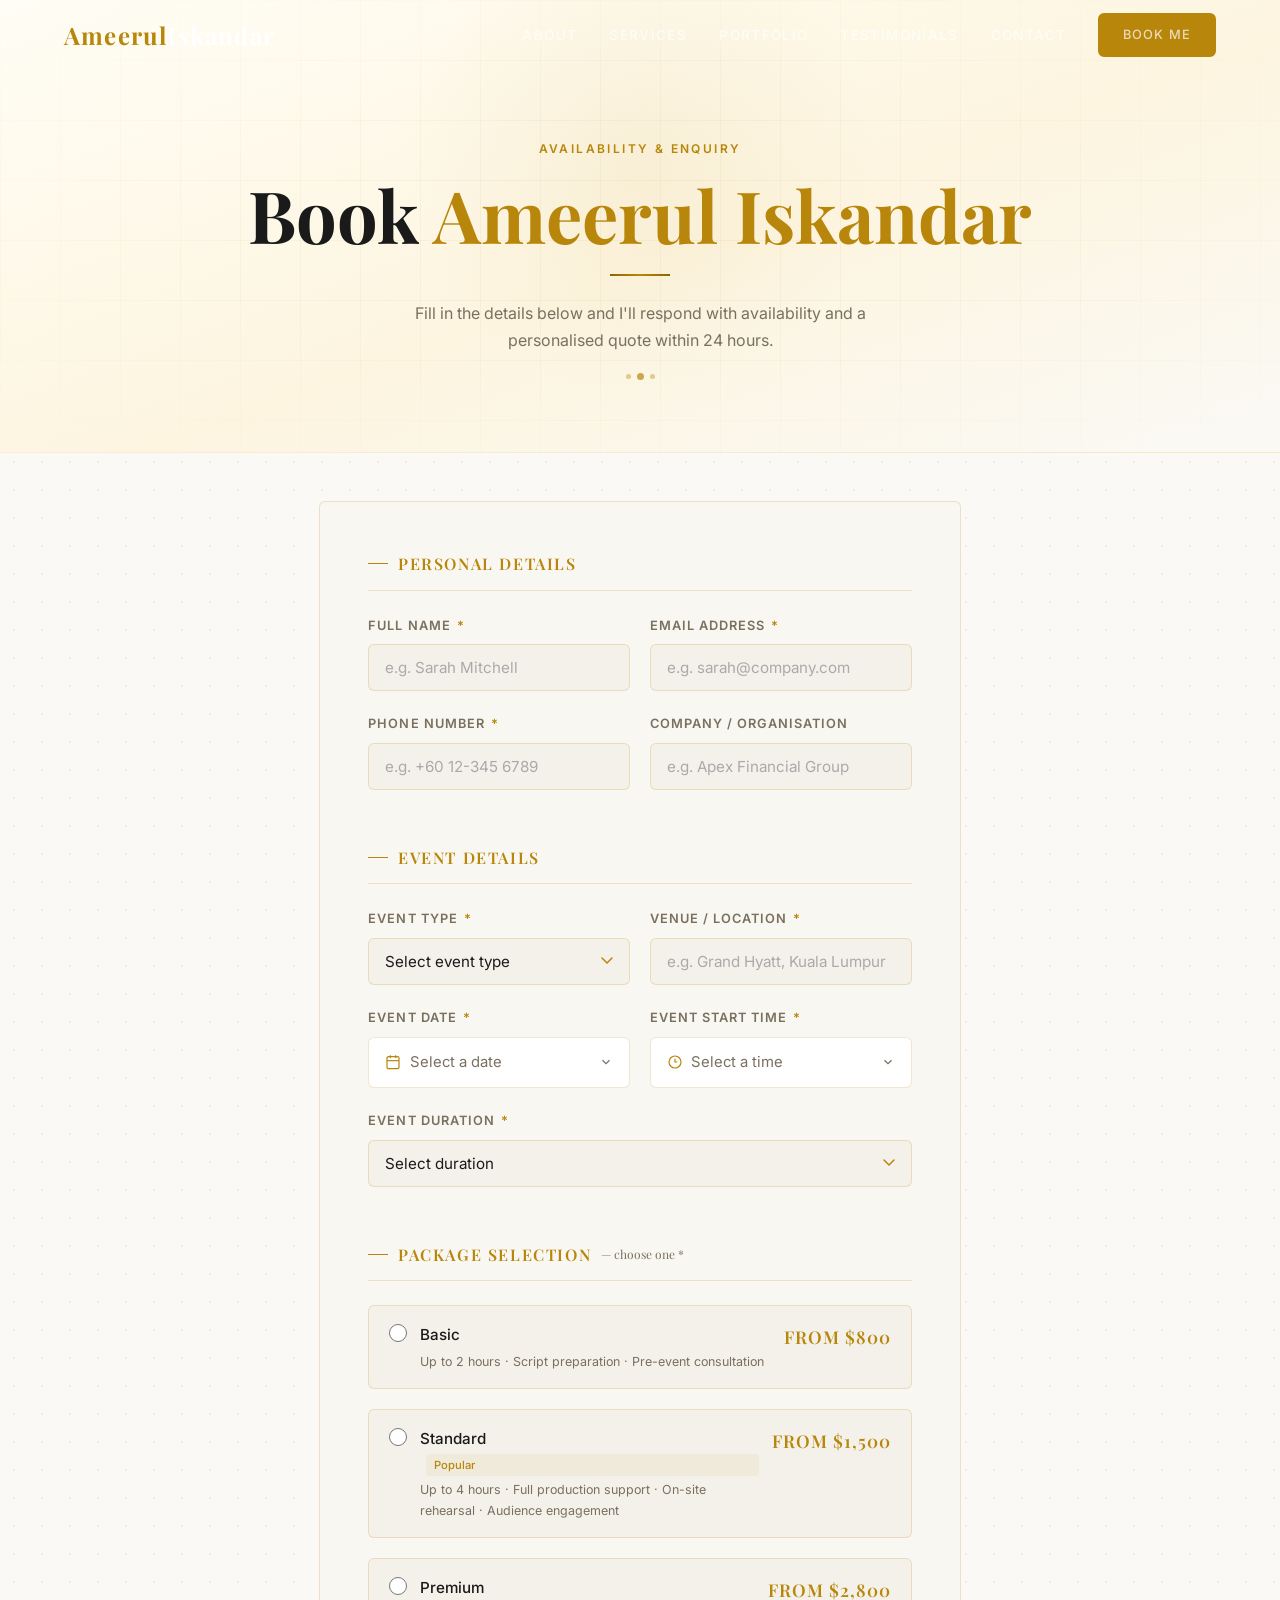
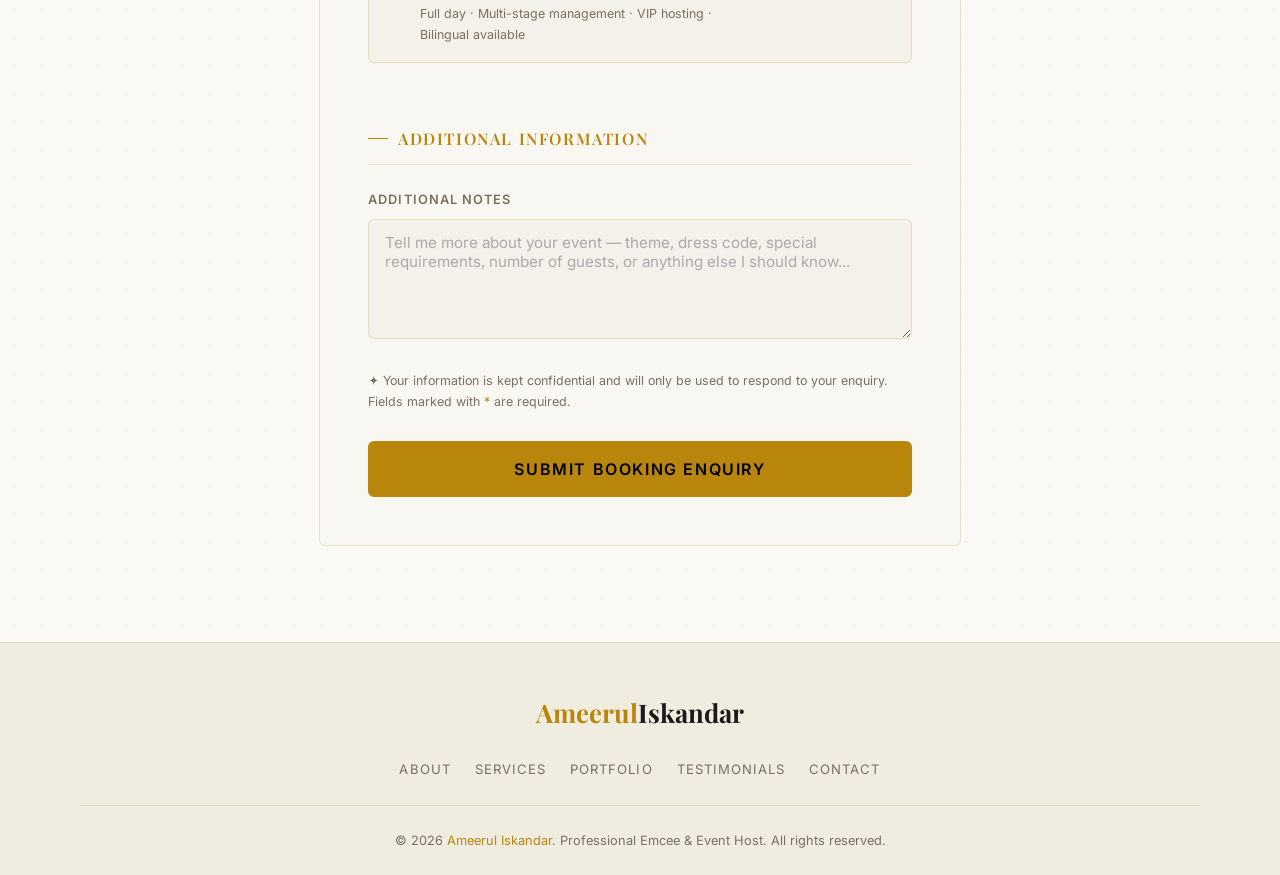
<file: booking.html>
<!DOCTYPE html>
<html lang="en">
<head>
  <meta charset="UTF-8" />
  <meta name="viewport" content="width=device-width, initial-scale=1.0" />
  <meta name="description" content="Book Ameerul Iskandar as your professional emcee. Submit your enquiry and receive a personalised quote within 24 hours." />
  <title>Book Ameerul Iskandar | Professional Emcee</title>
  <link rel="stylesheet" href="assets/css/style.css" />
</head>
<body class="booking-page-bg">

  <!-- ================================================
       NAVIGATION
       ================================================ -->
  <nav class="navbar scrolled" id="navbar">
    <a href="index.html" class="nav-logo">Ameerul<span>Iskandar</span></a>
    <button class="nav-toggle" id="navToggle" aria-label="Toggle menu">
      <span></span><span></span><span></span>
    </button>
    <ul class="nav-links" id="navLinks">
      <li><a href="index.html#about">About</a></li>
      <li><a href="index.html#services">Services</a></li>
      <li><a href="index.html#portfolio">Portfolio</a></li>
      <li><a href="index.html#testimonials">Testimonials</a></li>
      <li><a href="index.html#contact">Contact</a></li>
      <li><a href="booking.html" class="btn btn-gold">Book Me</a></li>
    </ul>
  </nav>

  <!-- ================================================
       BOOKING HERO
       ================================================ -->
  <div class="booking-hero">
    <div class="container">
      <span class="section-label">Availability &amp; Enquiry</span>
      <h1>Book <span class="gold-text">Ameerul Iskandar</span></h1>
      <div class="gold-divider"></div>
      <p>Fill in the details below and I'll respond with availability and a personalised quote within 24 hours.</p>
      <div class="booking-hero-dots">
        <span></span><span></span><span></span>
      </div>
    </div>
  </div>

  <!-- ================================================
       BOOKING FORM
       ================================================ -->
  <div class="booking-form-wrap">
    <div class="container">

      <!-- SUCCESS MESSAGE (hidden by default) -->
      <div class="success-message" id="successMessage">
        <div class="success-icon">✓</div>
        <h2>Enquiry <span class="gold-text">Received!</span></h2>
        <p>
          Thank you for reaching out. I'll review your event details and get back to you
          within <strong style="color:var(--gold);">24 hours</strong> with availability and a personalised quote.
        </p>
        <a href="index.html" class="btn btn-gold">Back to Home</a>
      </div>

      <!-- FORM CARD -->
      <div class="form-card" id="formCard">
        <form id="bookingForm" novalidate>

          <!-- Section 1: Personal Details -->
          <div class="form-section-title">Personal Details</div>

          <div class="form-row">
            <div class="form-group">
              <label for="fullName">Full Name <span class="req">*</span></label>
              <input type="text" id="fullName" name="fullName" placeholder="e.g. Sarah Mitchell" autocomplete="name" />
              <div class="field-error" id="fullNameError">Please enter your full name.</div>
            </div>
            <div class="form-group">
              <label for="email">Email Address <span class="req">*</span></label>
              <input type="email" id="email" name="email" placeholder="e.g. sarah@company.com" autocomplete="email" />
              <div class="field-error" id="emailError">Please enter a valid email address.</div>
            </div>
          </div>

          <div class="form-row">
            <div class="form-group">
              <label for="phone">Phone Number <span class="req">*</span></label>
              <input type="tel" id="phone" name="phone" placeholder="e.g. +60 12-345 6789" autocomplete="tel" />
              <div class="field-error" id="phoneError">Please enter your phone number.</div>
            </div>
            <div class="form-group">
              <label for="company">Company / Organisation</label>
              <input type="text" id="company" name="company" placeholder="e.g. Apex Financial Group" autocomplete="organization" />
            </div>
          </div>

          <div class="form-spacer"></div>

          <!-- Section 2: Event Details -->
          <div class="form-section-title">Event Details</div>

          <div class="form-row">
            <div class="form-group">
              <label for="eventType">Event Type <span class="req">*</span></label>
              <select id="eventType" name="eventType">
                <option value="" disabled selected>Select event type</option>
                <option value="corporate">Corporate Event</option>
                <option value="wedding">Wedding</option>
                <option value="gala">Gala Dinner</option>
                <option value="launch">Product Launch</option>
                <option value="conference">Conference / Summit</option>
                <option value="awards">Awards Ceremony</option>
                <option value="other">Other</option>
              </select>
              <div class="field-error" id="eventTypeError">Please select an event type.</div>
            </div>
            <div class="form-group">
              <label for="venue">Venue / Location <span class="req">*</span></label>
              <input type="text" id="venue" name="venue" placeholder="e.g. Grand Hyatt, Kuala Lumpur" />
              <div class="field-error" id="venueError">Please enter the event venue.</div>
            </div>
          </div>

          <div class="form-row">
            <!-- Custom Date Picker -->
            <div class="form-group">
              <label>Event Date <span class="req">*</span></label>
              <div class="custom-datepicker" id="datepickerWrap">
                <div class="picker-input" id="dateDisplay" tabindex="0" role="button" aria-haspopup="true" aria-expanded="false">
                  <svg class="picker-icon" viewBox="0 0 24 24" fill="none" stroke="currentColor" stroke-width="1.8" width="16" height="16"><rect x="3" y="4" width="18" height="18" rx="2"/><line x1="16" y1="2" x2="16" y2="6"/><line x1="8" y1="2" x2="8" y2="6"/><line x1="3" y1="10" x2="21" y2="10"/></svg>
                  <span id="dateDisplayText">Select a date</span>
                  <svg class="picker-chevron" viewBox="0 0 24 24" fill="none" stroke="currentColor" stroke-width="2" width="14" height="14"><polyline points="6 9 12 15 18 9"/></svg>
                </div>
                <div class="picker-dropdown" id="calendarDropdown" role="dialog" aria-label="Date picker">
                  <div class="cal-header">
                    <button type="button" class="cal-nav" id="calPrev" aria-label="Previous month">&#8249;</button>
                    <div class="cal-month-year">
                      <span id="calMonthLabel"></span>
                      <span id="calYearLabel"></span>
                    </div>
                    <button type="button" class="cal-nav" id="calNext" aria-label="Next month">&#8250;</button>
                  </div>
                  <div class="cal-weekdays">
                    <span>Su</span><span>Mo</span><span>Tu</span><span>We</span><span>Th</span><span>Fr</span><span>Sa</span>
                  </div>
                  <div class="cal-days" id="calDays"></div>
                  <div class="cal-legend">
                    <span class="legend-dot legend-dot-booked"></span><span>Unavailable</span>
                    <span class="legend-dot legend-dot-today"></span><span>Today</span>
                  </div>
                </div>
              </div>
              <input type="hidden" id="eventDate" name="eventDate" />
              <div class="field-error" id="eventDateError">Please select the event date.</div>
            </div>

            <!-- Custom Time Picker -->
            <div class="form-group">
              <label>Event Start Time <span class="req">*</span></label>
              <div class="custom-timepicker" id="timepickerWrap">
                <div class="picker-input" id="timeDisplay" tabindex="0" role="button" aria-haspopup="true" aria-expanded="false">
                  <svg class="picker-icon" viewBox="0 0 24 24" fill="none" stroke="currentColor" stroke-width="1.8" width="16" height="16"><circle cx="12" cy="12" r="9"/><polyline points="12 7 12 12 15.5 12"/></svg>
                  <span id="timeDisplayText">Select a time</span>
                  <svg class="picker-chevron" viewBox="0 0 24 24" fill="none" stroke="currentColor" stroke-width="2" width="14" height="14"><polyline points="6 9 12 15 18 9"/></svg>
                </div>
                <div class="picker-dropdown" id="timeDropdown" role="dialog" aria-label="Time picker">
                  <div class="time-picker-inner">
                    <div class="time-col-wrap">
                      <div class="time-col-label">Hour</div>
                      <div class="time-col" id="hourCol"></div>
                    </div>
                    <div class="time-separator">:</div>
                    <div class="time-col-wrap">
                      <div class="time-col-label">Min</div>
                      <div class="time-col" id="minCol"></div>
                    </div>
                    <div class="time-col-wrap">
                      <div class="time-col-label">AM/PM</div>
                      <div class="time-col" id="ampmCol">
                        <div class="time-item" data-val="AM">AM</div>
                        <div class="time-item" data-val="PM">PM</div>
                      </div>
                    </div>
                  </div>
                  <button type="button" class="time-confirm-btn" id="timeConfirm">Confirm Time</button>
                </div>
              </div>
              <input type="hidden" id="eventTime" name="eventTime" />
              <div class="field-error" id="eventTimeError">Please select the event start time.</div>
            </div>
          </div>

          <div class="form-group">
            <label for="duration">Event Duration <span class="req">*</span></label>
            <select id="duration" name="duration">
              <option value="" disabled selected>Select duration</option>
              <option value="2hrs">2 Hours</option>
              <option value="4hrs">4 Hours</option>
              <option value="fullday">Full Day (8+ Hours)</option>
            </select>
            <div class="field-error" id="durationError">Please select the event duration.</div>
          </div>

          <div class="form-spacer"></div>

          <!-- Section 3: Package Selection -->
          <div class="form-section-title">Package Selection <span style="color:var(--text-muted); font-size:0.75rem; font-weight:400; text-transform:none; letter-spacing:0;">— choose one <span class="req">*</span></span></div>

          <div class="form-group">
            <div class="radio-group" id="packageGroup">

              <label class="radio-option" id="radio-basic">
                <input type="radio" name="package" value="basic" />
                <div>
                  <div class="radio-label">
                    Basic
                    <small>Up to 2 hours · Script preparation · Pre-event consultation</small>
                  </div>
                </div>
                <div class="radio-price">from $800</div>
              </label>

              <label class="radio-option" id="radio-standard">
                <input type="radio" name="package" value="standard" />
                <div>
                  <div class="radio-label">
                    Standard <span style="font-size:0.7rem; color:var(--gold); background:rgba(201,168,76,0.1); padding:0.1rem 0.5rem; border-radius:4px; margin-left:6px;">Popular</span>
                    <small>Up to 4 hours · Full production support · On-site rehearsal · Audience engagement</small>
                  </div>
                </div>
                <div class="radio-price">from $1,500</div>
              </label>

              <label class="radio-option" id="radio-premium">
                <input type="radio" name="package" value="premium" />
                <div>
                  <div class="radio-label">
                    Premium
                    <small>Full day · Multi-stage management · VIP hosting · Bilingual available</small>
                  </div>
                </div>
                <div class="radio-price">from $2,800</div>
              </label>

            </div>
            <div class="field-error" id="packageError">Please select a package.</div>
          </div>

          <div class="form-spacer"></div>

          <!-- Section 4: Additional Info -->
          <div class="form-section-title">Additional Information</div>

          <div class="form-group">
            <label for="notes">Additional Notes</label>
            <textarea id="notes" name="notes" placeholder="Tell me more about your event — theme, dress code, special requirements, number of guests, or anything else I should know..."></textarea>
          </div>

          <!-- Privacy note -->
          <p style="font-size:0.78rem; color:var(--text-muted); margin-bottom:1.8rem; line-height:1.7;">
            ✦ Your information is kept confidential and will only be used to respond to your enquiry.
            Fields marked with <span style="color:var(--gold);">*</span> are required.
          </p>

          <button type="submit" class="btn btn-gold submit-btn" id="submitBtn">
            Submit Booking Enquiry
          </button>

        </form>
      </div><!-- /.form-card -->

    </div>
  </div>

  <!-- ================================================
       FOOTER
       ================================================ -->
  <footer class="footer">
    <div class="container">
      <div class="footer-inner">
        <div class="footer-logo">Ameerul<span>Iskandar</span></div>
        <nav class="footer-nav">
          <a href="index.html#about">About</a>
          <a href="index.html#services">Services</a>
          <a href="index.html#portfolio">Portfolio</a>
          <a href="index.html#testimonials">Testimonials</a>
          <a href="index.html#contact">Contact</a>
        </nav>
        <div class="footer-divider"></div>
        <p class="footer-copy">
          &copy; 2026 <a href="index.html">Ameerul Iskandar</a>. Professional Emcee &amp; Event Host. All rights reserved.
        </p>
      </div>
    </div>
  </footer>

  <script src="assets/js/main.js"></script>
  <script src="assets/js/pickers.js"></script>
</body>
</html>
</file>
<file: assets/css/style.css>
/* =============================================
   EMCEE WEBSITE - MAIN STYLESHEET
   Color Scheme: White + Gold
   ============================================= */

@import url('https://fonts.googleapis.com/css2?family=Playfair+Display:wght@400;500;600;700&family=Inter:wght@300;400;500;600&display=swap');

/* ---- CSS Variables ---- */
:root {
  --bg-dark:       #ffffff;
  --bg-card:       #f9f7f2;
  --bg-section:    #f4f1ea;
  --gold:          #b8860b;
  --gold-light:    #d4a017;
  --gold-dark:     #8b6508;
  --white:         #1a1a1a;
  --text-light:    #333333;
  --text-muted:    #7a7060;
  --border:        rgba(184,134,11,0.2);
  --shadow-gold:   0 0 30px rgba(184,134,11,0.12);
  --font-display:  'Playfair Display', Georgia, serif;
  --font-body:     'Inter', system-ui, sans-serif;
  --nav-height:    70px;
  --radius:        6px;
  --transition:    0.35s ease;
}

/* ---- Reset & Base ---- */
*, *::before, *::after { box-sizing: border-box; margin: 0; padding: 0; }

html { scroll-behavior: smooth; font-size: 16px; }

body {
  background: var(--bg-dark);
  color: var(--text-light);
  font-family: var(--font-body);
  font-weight: 400;
  line-height: 1.7;
  overflow-x: hidden;
}

img { display: block; max-width: 100%; height: auto; }
a  { color: var(--gold); text-decoration: none; transition: color var(--transition); }
a:hover { color: var(--gold-light); }

ul { list-style: none; }

/* ---- Typography ---- */
h1, h2, h3, h4 {
  font-family: var(--font-display);
  color: var(--white);
  line-height: 1.2;
}
h1 { font-size: clamp(2.4rem, 6vw, 4.5rem); font-weight: 700; }
h2 { font-size: clamp(1.8rem, 4vw, 2.8rem); font-weight: 600; }
h3 { font-size: clamp(1.2rem, 2.5vw, 1.6rem); font-weight: 500; }
h4 { font-size: 1.1rem; font-weight: 500; }

p { font-size: 1rem; color: var(--text-light); }

.gold-text { color: var(--gold); }
.section-label {
  display: inline-block;
  font-family: var(--font-body);
  font-size: 0.75rem;
  font-weight: 600;
  letter-spacing: 0.2em;
  text-transform: uppercase;
  color: var(--gold);
  margin-bottom: 0.75rem;
}
.section-title { margin-bottom: 1rem; }
.section-subtitle {
  font-size: 1.05rem;
  color: var(--text-muted);
  max-width: 560px;
  margin: 0 auto 3rem;
}

/* ---- Gold Divider ---- */
.gold-divider {
  width: 60px;
  height: 2px;
  background: linear-gradient(90deg, var(--gold-dark), var(--gold), var(--gold-dark));
  margin: 1rem auto 1.5rem;
}

/* ---- Layout ---- */
.container {
  width: 90%;
  max-width: 1200px;
  margin: 0 auto;
  padding: 0 1rem;
}
.section { padding: 6rem 0; }
.section.alt-bg { background: var(--bg-section); }
.text-center { text-align: center; }

/* ---- Buttons ---- */
.btn {
  display: inline-block;
  padding: 0.85rem 2.2rem;
  font-family: var(--font-body);
  font-size: 0.9rem;
  font-weight: 600;
  letter-spacing: 0.1em;
  text-transform: uppercase;
  border-radius: var(--radius);
  cursor: pointer;
  transition: all var(--transition);
  border: 2px solid transparent;
}
.btn-gold {
  background: var(--gold);
  color: #000;
  border-color: var(--gold);
}
.btn-gold:hover {
  background: var(--gold-light);
  border-color: var(--gold-light);
  color: #000;
  transform: translateY(-2px);
  box-shadow: 0 8px 24px rgba(201,168,76,0.3);
}
.btn-outline {
  background: transparent;
  color: var(--gold);
  border-color: var(--gold);
}
.btn-outline:hover {
  background: var(--gold);
  color: #000;
  transform: translateY(-2px);
  box-shadow: 0 8px 24px rgba(201,168,76,0.25);
}

/* ================================================
   NAVIGATION
   ================================================ */
.navbar {
  position: fixed;
  top: 0; left: 0; right: 0;
  z-index: 1000;
  height: var(--nav-height);
  display: flex;
  align-items: center;
  padding: 0 5%;
  transition: background var(--transition), box-shadow var(--transition);
}
.navbar.scrolled {
  background: rgba(9,6,5,0.95);
  box-shadow: 0 2px 20px rgba(0,0,0,0.4);
  backdrop-filter: blur(10px);
}
.nav-logo {
  font-family: var(--font-display);
  font-size: 1.5rem;
  font-weight: 700;
  color: var(--gold);
  letter-spacing: 0.05em;
  flex-shrink: 0;
}
.nav-logo span { color: #ffffff; }
.nav-links {
  display: flex;
  align-items: center;
  gap: 2rem;
  margin-left: auto;
}
.nav-links a {
  font-size: 0.85rem;
  font-weight: 500;
  letter-spacing: 0.1em;
  text-transform: uppercase;
  color: rgba(255,255,255,0.7);
}
.nav-links a:hover { color: #fff; }
.nav-links a:hover { color: var(--gold); }
.nav-links .btn { padding: 0.55rem 1.4rem; font-size: 0.8rem; }

/* Hamburger */
.nav-toggle {
  display: none;
  flex-direction: column;
  gap: 5px;
  cursor: pointer;
  margin-left: auto;
  background: none;
  border: none;
  padding: 4px;
}
.nav-toggle span {
  display: block;
  width: 24px;
  height: 2px;
  background: var(--gold);
  transition: all var(--transition);
}
.nav-toggle.open span:nth-child(1) { transform: translateY(7px) rotate(45deg); }
.nav-toggle.open span:nth-child(2) { opacity: 0; }
.nav-toggle.open span:nth-child(3) { transform: translateY(-7px) rotate(-45deg); }

/* ================================================
   HERO SECTION  — dark background, matches reference
   ================================================ */
.hero {
  position: relative;
  min-height: 100vh;
  display: flex;
  align-items: center;
  overflow: hidden;
  background: url('../Emcee addressing guests at wedding reception.png') center/cover no-repeat;
  background-color: hsl(15,10%,6%);
}

/* Dark overlay over background photo */
.hero::before {
  content: '';
  position: absolute;
  inset: 0;
  background: rgba(9,6,5,0.72);
  z-index: 1;
}

/* Decorative lines */
.hero-deco-line {
  position: absolute;
  height: 1px;
  pointer-events: none;
  z-index: 1;
}
.hero-deco-line-1 {
  top: 25%; left: 0; width: 8rem;
  background: linear-gradient(to right, rgba(234,179,8,0.5), transparent);
}
.hero-deco-line-2 {
  bottom: 33%; right: 0; width: 12rem;
  background: linear-gradient(to left, rgba(234,179,8,0.3), transparent);
}

/* Full layout wrapper — uses CSS grid to pin image to right edge */
.hero-inner {
  position: relative;
  z-index: 2;
  width: 100%;
  padding: 5rem 1.5rem 3rem;
}

.hero-grid {
  display: flex;
  flex-direction: column-reverse;
  gap: 2.5rem;
  align-items: center;
}

/* ---- Left: Text ---- */
.hero-text {
  display: flex;
  flex-direction: column;
  gap: 2rem;
  opacity: 0;
  animation: heroFadeUp 0.8s ease-out forwards;
}
@keyframes heroFadeUp {
  from { opacity: 0; transform: translateY(30px); }
  to   { opacity: 1; transform: translateY(0); }
}

.hero-eyebrow {
  display: flex;
  align-items: center;
  gap: 1rem;
}
.hero-eyebrow-line {
  width: 3rem;
  height: 1px;
  background: var(--gold);
  flex-shrink: 0;
}
.hero-eyebrow span {
  font-size: 0.75rem;
  font-weight: 400;
  letter-spacing: 0.3em;
  text-transform: uppercase;
  color: hsl(45,10%,60%);  /* reference --muted-foreground */
}

/* Heading — white/cream on dark, matches reference exactly */
.hero-heading {
  font-family: var(--font-display);
  font-size: 2.5rem;
  font-weight: 500;
  line-height: 0.95;
  letter-spacing: -0.02em;
  color: hsl(45,30%,94%);  /* reference --foreground */
}
.hero-heading-line { display: block; }
.hero-heading-line:last-child { margin-top: 0.5rem; white-space: nowrap; }
.hero-muted { color: hsl(45,10%,60%); }  /* "unforgettable" = muted */

/* Rotating word (gold) */
.rotating-wrap {
  position: relative;
  display: inline-flex;
  height: 1em;
  overflow: hidden;
  vertical-align: baseline;
}
.rot-text {
  position: absolute;
  left: 0; top: 0;
  color: var(--gold);
  line-height: 1;
}
.rot-spacer { visibility: hidden; line-height: 1; }
.rot-1 { animation: rotCycle1 9s ease-in-out infinite; }
.rot-2 { animation: rotCycle2 9s ease-in-out infinite; }
.rot-3 { animation: rotCycle3 9s ease-in-out infinite; }
@keyframes rotCycle1 {
  0%,30%   { opacity:1; transform:translateY(0); }
  33%,100% { opacity:0; transform:translateY(-120%); }
}
@keyframes rotCycle2 {
  0%,30%   { opacity:0; transform:translateY(120%); }
  33%,63%  { opacity:1; transform:translateY(0); }
  67%,100% { opacity:0; transform:translateY(-120%); }
}
@keyframes rotCycle3 {
  0%,63%   { opacity:0; transform:translateY(120%); }
  67%,97%  { opacity:1; transform:translateY(0); }
  100%     { opacity:0; transform:translateY(-120%); }
}

/* Heading breakpoints — reference values */
@media (min-width: 640px)  { .hero-heading { font-size: 3rem; } }
@media (min-width: 768px)  { .hero-heading { font-size: 4rem; } }
@media (min-width: 1024px) { .hero-heading { font-size: 5rem; } }
@media (min-width: 1280px) { .hero-heading { font-size: 6rem; } }

.hero-tagline {
  font-size: 1rem;
  color: hsl(45,10%,60%);
  max-width: 28rem;
  line-height: 1.6;
  opacity: 0;
  animation: heroFadeUp 0.8s ease-out 0.2s forwards;
}

.hero-cta {
  display: flex;
  flex-wrap: wrap;
  align-items: center;
  gap: 1.5rem;
  padding-top: 1rem;
  opacity: 0;
  animation: heroFadeUp 0.8s ease-out 0.4s forwards;
}
.hero-cta .btn {
  display: inline-flex;
  align-items: center;
  gap: 0.75rem;
}
.hero-btn-secondary {
  display: inline-flex;
  align-items: center;
  gap: 0.5rem;
  font-size: 0.875rem;
  letter-spacing: 0.15em;
  text-transform: uppercase;
  color: rgba(255,255,255,0.7);
  transition: color var(--transition);
}
.hero-btn-secondary:hover { color: hsl(45,30%,94%); }
.hero-btn-line {
  width: 2rem;
  height: 1px;
  background: currentColor;
  display: inline-block;
}

.hero-stats {
  display: flex;
  align-items: center;
  gap: 2rem;
  padding-top: 1.5rem;
  border-top: 1px solid rgba(255,255,255,0.1);
  opacity: 0;
  animation: heroFadeUp 0.8s ease-out 0.6s forwards;
}
.hero-stat { display: flex; flex-direction: column; }
.hero-stat-num {
  font-family: var(--font-display);
  font-size: 2rem;
  color: hsl(45,30%,94%);
  line-height: 1;
}
.hero-stat-label {
  font-size: 0.625rem;
  letter-spacing: 0.15em;
  text-transform: uppercase;
  color: hsl(45,10%,60%);
  margin-top: 0.25rem;
}
@media (min-width: 640px) {
  .hero-stat-num   { font-size: 2.5rem; }
  .hero-stat-label { font-size: 0.75rem; }
  .hero-stats      { gap: 3rem; }
}

/* ---- Right: Image — flush, tall, no max-width cap ---- */
.hero-image-side {
  position: relative;
  width: 100%;
  max-width: 20rem;   /* mobile */
}
.hero-img-container {
  position: relative;
  height: 350px;
  width: 100%;
}
.hero-img-frame {
  position: absolute;
  top: -0.75rem; right: -0.75rem;
  width: 100%; height: 100%;
  border: 1px solid rgba(234,179,8,0.3);
  pointer-events: none;
  z-index: 0;
}
.hero-img-stack {
  position: relative;
  z-index: 1;
  width: 100%;
  height: 100%;
  overflow: hidden;
  background: hsl(15,10%,12%);
}
.hero-img {
  position: absolute;
  inset: 0;
  width: 100%;
  height: 100%;
  object-fit: cover;
}
.fade-img-1 { animation: fadeImgCycle1 9s ease-in-out infinite; }
.fade-img-2 { animation: fadeImgCycle2 9s ease-in-out infinite; }
.fade-img-3 { animation: fadeImgCycle3 9s ease-in-out infinite; }
@keyframes fadeImgCycle1 {
  0%,30%   { opacity:1; transform:scale(1); }
  33%,100% { opacity:0; transform:scale(1.05); }
}
@keyframes fadeImgCycle2 {
  0%,30%   { opacity:0; transform:scale(1.05); }
  33%,63%  { opacity:1; transform:scale(1); }
  67%,100% { opacity:0; transform:scale(1.05); }
}
@keyframes fadeImgCycle3 {
  0%,63%  { opacity:0; transform:scale(1.05); }
  67%,97% { opacity:1; transform:scale(1); }
  100%    { opacity:0; transform:scale(1.05); }
}

.hero-img-label {
  position: absolute;
  bottom: -2rem; left: 0;
  display: flex;
  align-items: center;
  gap: 1rem;
  z-index: 2;
}
.hero-img-label-line { width: 4rem; height: 1px; background: var(--gold); }
.hero-img-label span {
  font-size: 0.75rem;
  letter-spacing: 0.2em;
  text-transform: uppercase;
  color: hsl(45,10%,60%);
}

.hero-vertical-text {
  display: none;
  position: absolute;
  left: -3rem; top: 50%;
  transform: translateY(-50%);
}
.hero-vertical-text span {
  font-size: 0.75rem;
  letter-spacing: 0.3em;
  color: rgba(255,255,255,0.3);
  writing-mode: vertical-lr;
  transform: rotate(180deg);
}

/* Bottom border */
.hero-bottom-line {
  position: absolute;
  bottom: 0; left: 0; right: 0;
  height: 1px;
  background: linear-gradient(to right, transparent, hsl(15,10%,18%), transparent);
}

/* Responsive breakpoints — match reference exactly */
@media (min-width: 640px) {
  .hero-inner          { padding: 5rem 1.5rem 4rem; }
  .hero-image-side     { max-width: 24rem; }
  .hero-img-container  { height: 450px; }
  .hero-img-frame      { top: -1rem; right: -1rem; }
}
@media (min-width: 768px) {
  .hero-inner          { padding: 5rem 3rem 5rem; }
  .hero-image-side     { max-width: 28rem; }
  .hero-img-container  { height: 550px; }
}
@media (min-width: 1024px) {
  .hero-inner { padding: 8rem 5rem; }
  .hero-grid  {
    display: grid;
    grid-template-columns: repeat(2,1fr);
    gap: 5rem;
    align-items: center;
  }
  .hero-image-side    { max-width: none; }
  .hero-img-container { height: 650px; }
  .hero-vertical-text { display: block; }
}
@media (min-width: 1280px) {
  .hero-img-container { height: 650px; }
}

/* ================================================
   MARQUEE STRIP
   ================================================ */
.marquee-strip {
  background: var(--gold);
  overflow: hidden;
  padding: 0.75rem 0;
  white-space: nowrap;
}
.marquee-track {
  display: inline-flex;
  align-items: center;
  gap: 1.5rem;
  animation: marqueeScroll 28s linear infinite;
}
.marquee-track span {
  font-family: var(--font-body);
  font-size: 0.78rem;
  font-weight: 700;
  letter-spacing: 0.15em;
  text-transform: uppercase;
  color: #000;
  white-space: nowrap;
}
.marquee-dot {
  font-size: 0.5rem !important;
  opacity: 0.6;
}
.marquee-strip:hover .marquee-track {
  animation-play-state: paused;
}
@keyframes marqueeScroll {
  0%   { transform: translateX(0); }
  100% { transform: translateX(-50%); }
}

/* ================================================
   ABOUT SECTION
   ================================================ */
.about-grid {
  display: grid;
  grid-template-columns: 1fr 1.2fr;
  gap: 5rem;
  align-items: center;
}
.about-image-wrap {
  position: relative;
}
.about-image-wrap::before {
  content: '';
  position: absolute;
  inset: -14px 14px 14px -14px;
  border: 2px solid var(--gold);
  border-radius: var(--radius);
  z-index: 0;
  opacity: 0.4;
}
.about-photo {
  position: relative;
  z-index: 1;
  width: 100%;
  aspect-ratio: 4/5;
  background: var(--bg-card);
  border-radius: var(--radius);
  overflow: hidden;
  display: flex;
  align-items: center;
  justify-content: center;
  border: 1px solid var(--border);
}
.about-photo-placeholder {
  display: flex;
  flex-direction: column;
  align-items: center;
  gap: 1rem;
  color: var(--text-muted);
}
.about-photo-placeholder svg { opacity: 0.4; }
.about-photo-placeholder span { font-size: 0.85rem; letter-spacing: 0.1em; }

.about-section {
  position: relative;
  background-color: #faf9f5;
  background-image: radial-gradient(circle, rgba(184,134,11,0.13) 1px, transparent 1px);
  background-size: 28px 28px;
  overflow: hidden;
}
.about-section::before {
  content: '';
  position: absolute;
  inset: 0;
  background: linear-gradient(160deg, #fffdf5 0%, #fdf5e0 55%, #faf9f5 100%);
  opacity: 0.75;
  pointer-events: none;
}
.about-section::after {
  content: '';
  position: absolute;
  inset: 0;
  background-image:
    linear-gradient(rgba(184,134,11,0.06) 1px, transparent 1px),
    linear-gradient(90deg, rgba(184,134,11,0.06) 1px, transparent 1px);
  background-size: 60px 60px;
  mask-image: radial-gradient(ellipse 80% 80% at 50% 50%, black 20%, transparent 100%);
  -webkit-mask-image: radial-gradient(ellipse 80% 80% at 50% 50%, black 20%, transparent 100%);
  pointer-events: none;
}
.about-section .container { position: relative; z-index: 1; }

.about-content .section-label { display: block; }
.about-content h2 { margin-bottom: 0.5rem; }
.about-content p { color: var(--text-muted); margin-bottom: 1.2rem; line-height: 1.9; }
.about-stats {
  display: flex;
  gap: 2.5rem;
  margin: 2rem 0;
  padding: 1.5rem 0;
  border-top: 1px solid var(--border);
  border-bottom: 1px solid var(--border);
}
.stat-num {
  font-family: var(--font-display);
  font-size: 2rem;
  font-weight: 700;
  color: var(--gold);
}
.stat-label {
  font-size: 0.8rem;
  color: var(--text-muted);
  letter-spacing: 0.05em;
}

/* ================================================
   SERVICES / PACKAGES
   ================================================ */
.packages-grid {
  display: grid;
  grid-template-columns: repeat(3, 1fr);
  gap: 1.5rem;
  align-items: start;
}
.package-card {
  background: var(--bg-card);
  border: 1px solid var(--border);
  border-radius: var(--radius);
  padding: 2.5rem 2rem;
  position: relative;
  transition: transform var(--transition), box-shadow var(--transition), border-color var(--transition);
}
.package-card:hover {
  transform: translateY(-6px);
  box-shadow: var(--shadow-gold);
  border-color: rgba(201,168,76,0.5);
}
.package-card.featured {
  border-color: var(--gold);
  transform: translateY(-12px);
  box-shadow: var(--shadow-gold);
}
.package-card.featured:hover { transform: translateY(-18px); }
.package-badge {
  position: absolute;
  top: -1px; left: 50%; transform: translateX(-50%);
  background: var(--gold);
  color: #000;
  font-size: 0.68rem;
  font-weight: 700;
  letter-spacing: 0.15em;
  text-transform: uppercase;
  padding: 0.3rem 1rem;
  border-radius: 0 0 4px 4px;
}
.package-tier {
  font-size: 0.72rem;
  font-weight: 600;
  letter-spacing: 0.2em;
  text-transform: uppercase;
  color: var(--gold);
  margin-bottom: 0.5rem;
}
.package-name {
  font-family: var(--font-display);
  font-size: 1.6rem;
  font-weight: 600;
  color: var(--white);
  margin-bottom: 0.75rem;
}
.package-price {
  margin: 1.2rem 0;
  padding: 1rem 0;
  border-top: 1px solid var(--border);
  border-bottom: 1px solid var(--border);
}
.price-from { font-size: 0.75rem; color: var(--text-muted); display: block; }
.price-amount {
  font-family: var(--font-display);
  font-size: 2.2rem;
  font-weight: 700;
  color: var(--gold);
}
.package-features { margin: 1.2rem 0 1.8rem; }
.package-features li {
  display: flex;
  align-items: flex-start;
  gap: 0.6rem;
  font-size: 0.9rem;
  color: var(--text-muted);
  padding: 0.45rem 0;
  border-bottom: 1px solid rgba(255,255,255,0.04);
}
.package-features li::before {
  content: '✦';
  color: var(--gold);
  font-size: 0.6rem;
  margin-top: 0.35rem;
  flex-shrink: 0;
}
.package-card .btn { width: 100%; text-align: center; }

/* ================================================
   PORTFOLIO
   ================================================ */
.portfolio-grid {
  display: grid;
  grid-template-columns: repeat(3, 1fr);
  grid-template-rows: repeat(3, 200px);
  gap: 1rem;
}
.portfolio-item {
  position: relative;
  overflow: hidden;
  border-radius: var(--radius);
  background: var(--bg-card);
  border: 1px solid var(--border);
}
.pf-1 { grid-area: 1 / 1 / 3 / 3; }
.pf-2 { grid-area: 1 / 3 / 2 / 4; }
.pf-3 { grid-area: 2 / 3 / 3 / 4; }
.pf-4 { grid-area: 3 / 3 / 4 / 4; }
.pf-5 { grid-area: 3 / 2 / 4 / 3; }
.pf-6 { grid-area: 3 / 1 / 4 / 2; }
.portfolio-item img {
  width: 100%;
  height: 100%;
  object-fit: cover;
  transition: transform 0.5s ease;
}
.portfolio-overlay {
  position: absolute;
  inset: 0;
  background: linear-gradient(to top, rgba(26,26,26,0.85) 0%, transparent 60%);
  opacity: 0;
  transition: opacity var(--transition);
  display: flex;
  align-items: flex-end;
  padding: 1.5rem;
  z-index: 10;
}
.portfolio-item:hover .portfolio-overlay { opacity: 1; }
.portfolio-item:hover img { transform: scale(1.06); }
.portfolio-info h4 { font-size: 1rem; color: #fff; }
.portfolio-info span { font-size: 0.8rem; color: var(--gold); }

/* ---- pf-1 rotating slideshow ---- */
/* 6 slides, 4s visible each = 24s total. Each slide:
   visible 4s (16.67%) then fades over 1s (4.17%) then hidden */
.pf1-slide {
  position: absolute;
  inset: 0;
  opacity: 0;
}
.pf1-slide img {
  width: 100%;
  height: 100%;
  object-fit: cover;
  transition: none;
}
.pf1-slide:nth-child(1) { animation: pf1fade 24s ease-in-out infinite 0s; }
.pf1-slide:nth-child(2) { animation: pf1fade 24s ease-in-out infinite 4s; }
.pf1-slide:nth-child(3) { animation: pf1fade 24s ease-in-out infinite 8s; }
.pf1-slide:nth-child(4) { animation: pf1fade 24s ease-in-out infinite 12s; }
.pf1-slide:nth-child(5) { animation: pf1fade 24s ease-in-out infinite 16s; }
.pf1-slide:nth-child(6) { animation: pf1fade 24s ease-in-out infinite 20s; }

@keyframes pf1fade {
  0%        { opacity: 0; }
  4%        { opacity: 1; }
  16.66%    { opacity: 1; }
  20.66%    { opacity: 0; }
  100%      { opacity: 0; }
}

/* Always show the overlay on pf-1 (since we can't hover-detect individual slides) */
.pf-1 .portfolio-overlay {
  opacity: 1;
  background: linear-gradient(to top, rgba(0,0,0,0.55) 0%, transparent 50%);
}

/* Portfolio placeholder */
.portfolio-placeholder {
  width: 100%;
  height: 100%;
  display: flex;
  flex-direction: column;
  align-items: center;
  justify-content: center;
  gap: 0.75rem;
  color: var(--text-muted);
  background: var(--bg-card);
}
.portfolio-placeholder svg { opacity: 0.3; }
.portfolio-placeholder span { font-size: 0.8rem; letter-spacing: 0.1em; }

/* ================================================
   TESTIMONIALS
   ================================================ */
.testimonials-grid {
  display: grid;
  grid-template-columns: repeat(3, 1fr);
  gap: 1.5rem;
}
.testimonial-card {
  background: var(--bg-card);
  border: 1px solid var(--border);
  border-radius: var(--radius);
  padding: 2rem 1.75rem;
  position: relative;
  transition: transform var(--transition), box-shadow var(--transition);
}
.testimonial-card:hover {
  transform: translateY(-4px);
  box-shadow: var(--shadow-gold);
}
.quote-icon {
  font-family: var(--font-display);
  font-size: 4rem;
  line-height: 1;
  color: var(--gold);
  opacity: 0.3;
  margin-bottom: -0.5rem;
}
.testimonial-text {
  font-size: 0.95rem;
  color: var(--text-muted);
  line-height: 1.8;
  margin-bottom: 1.5rem;
  font-style: italic;
}
.testimonial-author {
  display: flex;
  align-items: center;
  gap: 0.85rem;
  padding-top: 1rem;
  border-top: 1px solid var(--border);
}
.author-avatar {
  width: 42px;
  height: 42px;
  border-radius: 50%;
  background: var(--bg-section);
  border: 1px solid var(--border);
  display: flex;
  align-items: center;
  justify-content: center;
  font-family: var(--font-display);
  font-size: 1.1rem;
  color: var(--gold);
  flex-shrink: 0;
}
.author-name {
  font-weight: 600;
  font-size: 0.9rem;
  color: var(--white);
}
.author-role {
  font-size: 0.78rem;
  color: var(--text-muted);
}
.stars {
  color: var(--gold);
  font-size: 0.8rem;
  letter-spacing: 0.1em;
  margin-bottom: 1rem;
}

/* ================================================
   CONTACT SECTION
   ================================================ */
.contact-grid {
  display: grid;
  grid-template-columns: 1fr 1fr;
  gap: 5rem;
  align-items: start;
}
.contact-info .section-label { display: block; }
.contact-item {
  display: flex;
  align-items: flex-start;
  gap: 1rem;
  margin-bottom: 1.8rem;
}
.contact-icon {
  width: 44px;
  height: 44px;
  background: var(--bg-section);
  border: 1px solid var(--border);
  border-radius: var(--radius);
  display: flex;
  align-items: center;
  justify-content: center;
  flex-shrink: 0;
  color: var(--gold);
  font-size: 1.1rem;
}
.contact-detail h4 { color: var(--white); margin-bottom: 0.2rem; font-size: 0.9rem; }
.contact-detail p, .contact-detail a {
  font-size: 0.95rem;
  color: var(--text-muted);
}
.contact-detail a:hover { color: var(--gold); }

.social-links {
  display: flex;
  gap: 0.75rem;
  margin-top: 2rem;
}
.social-link {
  width: 40px;
  height: 40px;
  background: var(--bg-section);
  border: 1px solid var(--border);
  border-radius: 50%;
  display: flex;
  align-items: center;
  justify-content: center;
  color: var(--text-muted);
  font-size: 0.9rem;
  transition: all var(--transition);
}
.social-link:hover {
  background: var(--gold);
  border-color: var(--gold);
  color: #000;
  transform: translateY(-3px);
}

/* Quick contact card */
.contact-cta-card {
  background: var(--bg-card);
  border: 1px solid var(--border);
  border-radius: var(--radius);
  padding: 2.5rem 2rem;
  text-align: center;
}
.contact-cta-card h3 { margin-bottom: 0.75rem; }
.contact-cta-card p { color: var(--text-muted); margin-bottom: 2rem; }
.contact-cta-card .btn { width: 100%; margin-bottom: 1rem; }

/* ================================================
   FOOTER
   ================================================ */
.footer {
  background: #f0ece0;
  border-top: 1px solid var(--border);
  padding: 3rem 0 1.5rem;
}
.footer-inner {
  display: flex;
  flex-direction: column;
  align-items: center;
  gap: 1.5rem;
  text-align: center;
}
.footer-logo {
  font-family: var(--font-display);
  font-size: 1.6rem;
  font-weight: 700;
  color: var(--gold);
}
.footer-logo span { color: var(--white); }
.footer-nav {
  display: flex;
  flex-wrap: wrap;
  gap: 0.5rem 1.5rem;
  justify-content: center;
}
.footer-nav a {
  font-size: 0.82rem;
  letter-spacing: 0.08em;
  text-transform: uppercase;
  color: var(--text-muted);
}
.footer-nav a:hover { color: var(--gold); }
.footer-divider {
  width: 100%;
  height: 1px;
  background: var(--border);
}
.footer-copy {
  font-size: 0.8rem;
  color: var(--text-muted);
}
.footer-copy a { color: var(--gold); }

/* ================================================
   BOOKING PAGE
   ================================================ */

/* Full-page booking background with subtle dot grid */
.booking-page-bg {
  background-color: #faf9f5;
  background-image:
    radial-gradient(circle, rgba(184,134,11,0.13) 1px, transparent 1px);
  background-size: 28px 28px;
  min-height: 100vh;
}

.booking-hero {
  position: relative;
  padding: calc(var(--nav-height) + 4rem) 0 4.5rem;
  text-align: center;
  background: linear-gradient(160deg, #fffdf5 0%, #fdf5e0 55%, #faf9f5 100%);
  border-bottom: 1px solid rgba(184,134,11,0.12);
  overflow: hidden;
}

/* Large decorative gold circle behind hero text */
.booking-hero::before {
  content: '';
  position: absolute;
  top: -80px;
  left: 50%;
  transform: translateX(-50%);
  width: 480px;
  height: 480px;
  border-radius: 50%;
  background: radial-gradient(circle, rgba(184,134,11,0.07) 0%, transparent 70%);
  pointer-events: none;
}

/* Corner ornament lines */
.booking-hero::after {
  content: '';
  position: absolute;
  inset: 0;
  background-image:
    linear-gradient(rgba(184,134,11,0.06) 1px, transparent 1px),
    linear-gradient(90deg, rgba(184,134,11,0.06) 1px, transparent 1px);
  background-size: 60px 60px;
  mask-image: radial-gradient(ellipse 70% 70% at 50% 50%, black 30%, transparent 100%);
  -webkit-mask-image: radial-gradient(ellipse 70% 70% at 50% 50%, black 30%, transparent 100%);
  pointer-events: none;
}

.booking-hero .container { position: relative; z-index: 1; }
.booking-hero h1 { margin-bottom: 0.75rem; }
.booking-hero p { color: var(--text-muted); max-width: 500px; margin: 0 auto; }

/* Small decorative divider dots */
.booking-hero-dots {
  display: flex;
  align-items: center;
  justify-content: center;
  gap: 6px;
  margin: 1.2rem auto 0;
}
.booking-hero-dots span {
  width: 5px;
  height: 5px;
  border-radius: 50%;
  background: var(--gold);
  opacity: 0.4;
}
.booking-hero-dots span:nth-child(2) { opacity: 0.7; width: 7px; height: 7px; }
.booking-hero-dots span:nth-child(3) { opacity: 0.4; }

.booking-form-wrap {
  max-width: 780px;
  margin: 0 auto;
  padding: 3rem 1rem 6rem;
}
.form-card {
  background: var(--bg-card);
  border: 1px solid var(--border);
  border-radius: var(--radius);
  padding: 3rem 3rem;
}
.form-section-title {
  font-family: var(--font-display);
  font-size: 1rem;
  font-weight: 600;
  color: var(--gold);
  letter-spacing: 0.1em;
  text-transform: uppercase;
  margin-bottom: 1.5rem;
  padding-bottom: 0.75rem;
  border-bottom: 1px solid var(--border);
  display: flex;
  align-items: center;
  gap: 0.6rem;
}
.form-section-title::before {
  content: '';
  display: inline-block;
  width: 20px;
  height: 1px;
  background: var(--gold);
}
.form-group {
  margin-bottom: 1.4rem;
}
.form-row {
  display: grid;
  grid-template-columns: 1fr 1fr;
  gap: 1.2rem;
}
label {
  display: block;
  font-size: 0.8rem;
  font-weight: 600;
  letter-spacing: 0.08em;
  text-transform: uppercase;
  color: var(--text-muted);
  margin-bottom: 0.5rem;
}
label .req { color: var(--gold); margin-left: 2px; }

input[type="text"],
input[type="email"],
input[type="tel"],
input[type="date"],
input[type="time"],
select,
textarea {
  width: 100%;
  background: var(--bg-section);
  border: 1px solid var(--border);
  border-radius: var(--radius);
  padding: 0.8rem 1rem;
  color: #1a1a1a;
  font-family: var(--font-body);
  font-size: 0.95rem;
  outline: none;
  transition: border-color var(--transition), box-shadow var(--transition);
  appearance: none;
  -webkit-appearance: none;
}
input::placeholder, textarea::placeholder { color: #aaa; }
input:focus, select:focus, textarea:focus {
  border-color: var(--gold);
  box-shadow: 0 0 0 3px rgba(184,134,11,0.1);
}
input.error, select.error, textarea.error {
  border-color: #e05050;
}
.field-error {
  font-size: 0.78rem;
  color: #e05050;
  margin-top: 0.35rem;
  display: none;
}
.field-error.visible { display: block; }

select {
  background-image: url("data:image/svg+xml,%3Csvg xmlns='http://www.w3.org/2000/svg' width='12' height='8' viewBox='0 0 12 8'%3E%3Cpath d='M1 1l5 5 5-5' stroke='%23b8860b' stroke-width='1.5' fill='none' stroke-linecap='round'/%3E%3C/svg%3E");
  background-repeat: no-repeat;
  background-position: right 1rem center;
  padding-right: 2.5rem;
  cursor: pointer;
}
select option { background: #ffffff; color: #1a1a1a; }

textarea { resize: vertical; min-height: 120px; }

/* Radio buttons */
.radio-group {
  display: flex;
  flex-direction: column;
  gap: 0.75rem;
  margin-top: 0.5rem;
}
.radio-option {
  display: flex;
  align-items: flex-start;
  gap: 0.85rem;
  background: var(--bg-section);
  border: 1px solid var(--border);
  border-radius: var(--radius);
  padding: 1rem 1.2rem;
  cursor: pointer;
  transition: border-color var(--transition), background var(--transition);
}
.radio-option:hover { border-color: rgba(201,168,76,0.4); }
.radio-option input[type="radio"] {
  width: 18px;
  height: 18px;
  min-width: 18px;
  accent-color: var(--gold);
  margin-top: 2px;
  cursor: pointer;
  background: transparent;
  border: none;
  box-shadow: none;
}
.radio-option input[type="radio"]:focus { box-shadow: none; border: none; }
.radio-option.selected {
  border-color: var(--gold);
  background: rgba(184,134,11,0.06);
}
.radio-label { display: flex; flex-direction: column; gap: 0.15rem; text-transform: none; letter-spacing: 0; color: var(--white); font-size: 0.95rem; font-weight: 500; }
.radio-label small { font-size: 0.78rem; color: var(--text-muted); font-weight: 400; }
.radio-price { margin-left: auto; font-family: var(--font-display); font-size: 1.1rem; color: var(--gold); font-weight: 600; white-space: nowrap; }

.form-spacer { height: 2rem; }

.submit-btn {
  width: 100%;
  padding: 1rem;
  font-size: 1rem;
}

/* Success Message */
.success-message {
  display: none;
  text-align: center;
  padding: 4rem 2rem;
}
.success-message.visible { display: block; }
.success-icon {
  width: 72px;
  height: 72px;
  background: rgba(201,168,76,0.1);
  border: 2px solid var(--gold);
  border-radius: 50%;
  display: flex;
  align-items: center;
  justify-content: center;
  margin: 0 auto 1.5rem;
  font-size: 1.8rem;
  color: var(--gold);
}
.success-message h2 { margin-bottom: 0.75rem; }
.success-message p { color: var(--text-muted); max-width: 420px; margin: 0 auto 2rem; }

/* ================================================
   SCROLL ANIMATIONS
   ================================================ */
.fade-in {
  opacity: 0;
  transform: translateY(28px);
  transition: opacity 0.65s ease, transform 0.65s ease;
}
.fade-in.visible {
  opacity: 1;
  transform: translateY(0);
}
.fade-in-delay-1 { transition-delay: 0.1s; }
.fade-in-delay-2 { transition-delay: 0.2s; }
.fade-in-delay-3 { transition-delay: 0.3s; }
.fade-in-delay-4 { transition-delay: 0.4s; }

/* ================================================
   RESPONSIVE
   ================================================ */
@media (max-width: 1024px) {
  .packages-grid { grid-template-columns: 1fr; max-width: 440px; margin: 0 auto; }
  .package-card.featured { transform: none; }
  .package-card.featured:hover { transform: translateY(-6px); }
  .portfolio-grid { grid-template-columns: 1fr 1fr; grid-template-rows: repeat(4, 180px); }
  .pf-1 { grid-area: 1 / 1 / 3 / 3; }
  .pf-2 { grid-area: 3 / 1 / 4 / 2; }
  .pf-3 { grid-area: 3 / 2 / 4 / 3; }
  .pf-4 { grid-area: 4 / 1 / 5 / 2; }
  .pf-5 { grid-area: 4 / 2 / 5 / 3; }
  .pf-6 { grid-area: 5 / 1 / 6 / 3; }
  .about-grid { grid-template-columns: 1fr; gap: 2.5rem; }
  .about-image-wrap { max-width: 420px; }
  .testimonials-grid { grid-template-columns: 1fr; max-width: 540px; margin: 0 auto; }
  .contact-grid { grid-template-columns: 1fr; gap: 3rem; }
}

@media (max-width: 768px) {
  .section { padding: 4.5rem 0; }
  .nav-links {
    display: none;
    position: fixed;
    top: var(--nav-height);
    left: 0; right: 0;
    background: rgba(255,255,255,0.98);
    flex-direction: column;
    align-items: center;
    padding: 2rem 1rem;
    gap: 1.5rem;
    border-bottom: 1px solid var(--border);
    backdrop-filter: blur(10px);
  }
  .nav-links.open { display: flex; }
  .nav-links a { font-size: 1rem; }
  .nav-toggle { display: flex; }
  .hero-cta { flex-direction: column; align-items: flex-start; }
  .portfolio-grid { grid-template-columns: 1fr; grid-template-rows: repeat(6, 200px); }
  .pf-1, .pf-2, .pf-3, .pf-4, .pf-5, .pf-6 { grid-area: unset; }
  .form-row { grid-template-columns: 1fr; }
  .form-card { padding: 2rem 1.25rem; }
  .about-stats { gap: 1.5rem; }
}

@media (max-width: 480px) {
  h1 { font-size: 2rem; }
  .hero-tagline { font-size: 0.95rem; }
}

/* =============================================
   CUSTOM DATE & TIME PICKERS
   ============================================= */

/* -- Shared picker input trigger -- */
.custom-datepicker,
.custom-timepicker {
  position: relative;
}

.picker-input {
  display: flex;
  align-items: center;
  gap: .55rem;
  padding: .75rem 1rem;
  background: #fff;
  border: 1.5px solid var(--border);
  border-radius: var(--radius);
  cursor: pointer;
  color: var(--text-muted);
  font-size: .93rem;
  font-family: var(--font-body);
  transition: border-color var(--transition), box-shadow var(--transition);
  user-select: none;
  min-height: 48px;
}

.picker-input:hover,
.picker-input:focus,
.picker-input.active {
  border-color: var(--gold);
  box-shadow: 0 0 0 3px rgba(184,134,11,0.08);
  outline: none;
}

.picker-input.has-value {
  color: var(--white);
  font-weight: 500;
}

.picker-icon {
  flex-shrink: 0;
  color: var(--gold);
}

.picker-chevron {
  margin-left: auto;
  flex-shrink: 0;
  color: var(--text-muted);
  transition: transform .25s ease;
}

.picker-input.active .picker-chevron {
  transform: rotate(180deg);
}

/* -- Dropdown base -- */
.picker-dropdown {
  position: absolute;
  top: calc(100% + 6px);
  left: 0;
  z-index: 200;
  background: #fff;
  border: 1.5px solid rgba(184,134,11,0.2);
  border-radius: 10px;
  box-shadow: 0 12px 40px rgba(0,0,0,0.12), 0 0 0 1px rgba(184,134,11,0.07);
  opacity: 0;
  visibility: hidden;
  transform: translateY(-6px) scale(0.98);
  transform-origin: top left;
  transition: opacity .22s ease, transform .22s ease, visibility .22s;
  pointer-events: none;
}

.picker-dropdown.open {
  opacity: 1;
  visibility: visible;
  transform: translateY(0) scale(1);
  pointer-events: all;
}

/* ============================================================
   CALENDAR
   ============================================================ */

#calendarDropdown {
  width: 310px;
  padding: 1rem;
}

/* header */
.cal-header {
  display: flex;
  align-items: center;
  justify-content: space-between;
  margin-bottom: .85rem;
}

.cal-nav {
  width: 30px;
  height: 30px;
  border: 1.5px solid var(--border);
  border-radius: 50%;
  background: transparent;
  cursor: pointer;
  font-size: 1.2rem;
  line-height: 1;
  color: var(--gold);
  display: flex;
  align-items: center;
  justify-content: center;
  transition: background .2s, border-color .2s;
}

.cal-nav:hover {
  background: rgba(184,134,11,0.08);
  border-color: var(--gold);
}

.cal-month-year {
  font-family: var(--font-display);
  font-size: .97rem;
  font-weight: 600;
  color: var(--white);
  display: flex;
  gap: .3rem;
}

/* weekday labels */
.cal-weekdays {
  display: grid;
  grid-template-columns: repeat(7, 1fr);
  margin-bottom: .4rem;
}

.cal-weekdays span {
  text-align: center;
  font-size: .72rem;
  font-weight: 600;
  color: var(--text-muted);
  padding: .25rem 0;
  text-transform: uppercase;
  letter-spacing: .04em;
}

/* day cells */
.cal-days {
  display: grid;
  grid-template-columns: repeat(7, 1fr);
  gap: 2px;
}

.cal-day {
  aspect-ratio: 1;
  display: flex;
  align-items: center;
  justify-content: center;
  font-size: .82rem;
  border-radius: 50%;
  cursor: pointer;
  color: var(--white);
  transition: background .15s, color .15s;
  font-family: var(--font-body);
  position: relative;
}

.cal-day:hover:not(.cal-day-past):not(.cal-day-booked):not(.cal-day-empty) {
  background: rgba(184,134,11,0.12);
  color: var(--gold);
}

.cal-day-empty {
  cursor: default;
}

.cal-day-past {
  color: #ccc;
  cursor: not-allowed;
}

.cal-day-today {
  border: 1.5px solid var(--gold);
  color: var(--gold);
  font-weight: 600;
}

.cal-day-booked {
  background: rgba(220, 53, 69, 0.08);
  color: #dc3545 !important;
  cursor: not-allowed;
  position: relative;
}

.cal-day-booked::after {
  content: '';
  position: absolute;
  bottom: 3px;
  left: 50%;
  transform: translateX(-50%);
  width: 4px;
  height: 4px;
  border-radius: 50%;
  background: #dc3545;
}

.cal-day-selected {
  background: var(--gold) !important;
  color: #fff !important;
  font-weight: 600;
  box-shadow: 0 2px 8px rgba(184,134,11,0.35);
}

/* legend */
.cal-legend {
  display: flex;
  align-items: center;
  gap: .4rem .75rem;
  flex-wrap: wrap;
  margin-top: .8rem;
  padding-top: .7rem;
  border-top: 1px solid rgba(0,0,0,0.06);
  font-size: .72rem;
  color: var(--text-muted);
}

.legend-dot {
  display: inline-block;
  width: 8px;
  height: 8px;
  border-radius: 50%;
}

.legend-dot-booked { background: #dc3545; }
.legend-dot-today  { border: 1.5px solid var(--gold); background: transparent; }

/* ============================================================
   TIME PICKER
   ============================================================ */

#timeDropdown {
  width: 260px;
  padding: 1rem 1rem .8rem;
  right: 0;
  left: auto;
}

.time-picker-inner {
  display: flex;
  align-items: flex-start;
  gap: 0;
}

.time-col-wrap {
  flex: 1;
  display: flex;
  flex-direction: column;
  align-items: center;
}

.time-col-label {
  font-size: .68rem;
  font-weight: 600;
  color: var(--text-muted);
  text-transform: uppercase;
  letter-spacing: .05em;
  margin-bottom: .4rem;
}

.time-separator {
  font-size: 1.5rem;
  font-weight: 700;
  color: var(--text-muted);
  padding-top: 1.4rem;
  padding-bottom: 0;
  align-self: flex-start;
  margin: 0 .1rem;
}

.time-col {
  width: 100%;
  height: 150px;
  overflow-y: auto;
  scroll-snap-type: y mandatory;
  scrollbar-width: none;
  border: 1.5px solid var(--border);
  border-radius: 8px;
  background: #faf9f6;
}

.time-col::-webkit-scrollbar { display: none; }

.time-item {
  display: flex;
  align-items: center;
  justify-content: center;
  height: 42px;
  font-size: .9rem;
  font-weight: 500;
  color: var(--text-light);
  cursor: pointer;
  scroll-snap-align: center;
  transition: background .15s, color .15s;
  border-radius: 6px;
  margin: 2px 4px;
}

.time-item:hover {
  background: rgba(184,134,11,0.1);
  color: var(--gold);
}

.time-item.selected {
  background: var(--gold);
  color: #fff;
  font-weight: 600;
  border-radius: 6px;
  box-shadow: 0 2px 8px rgba(184,134,11,0.3);
}

.time-confirm-btn {
  display: block;
  width: 100%;
  margin-top: .85rem;
  padding: .6rem;
  background: var(--gold);
  color: #fff;
  border: none;
  border-radius: 6px;
  font-family: var(--font-body);
  font-size: .88rem;
  font-weight: 600;
  letter-spacing: .04em;
  cursor: pointer;
  transition: background .2s, box-shadow .2s;
}

.time-confirm-btn:hover {
  background: var(--gold-dark);
  box-shadow: 0 4px 12px rgba(184,134,11,0.3);
}

@media (max-width: 640px) {
  #calendarDropdown { width: 280px; }
  #timeDropdown { width: 230px; }
}
</file>
